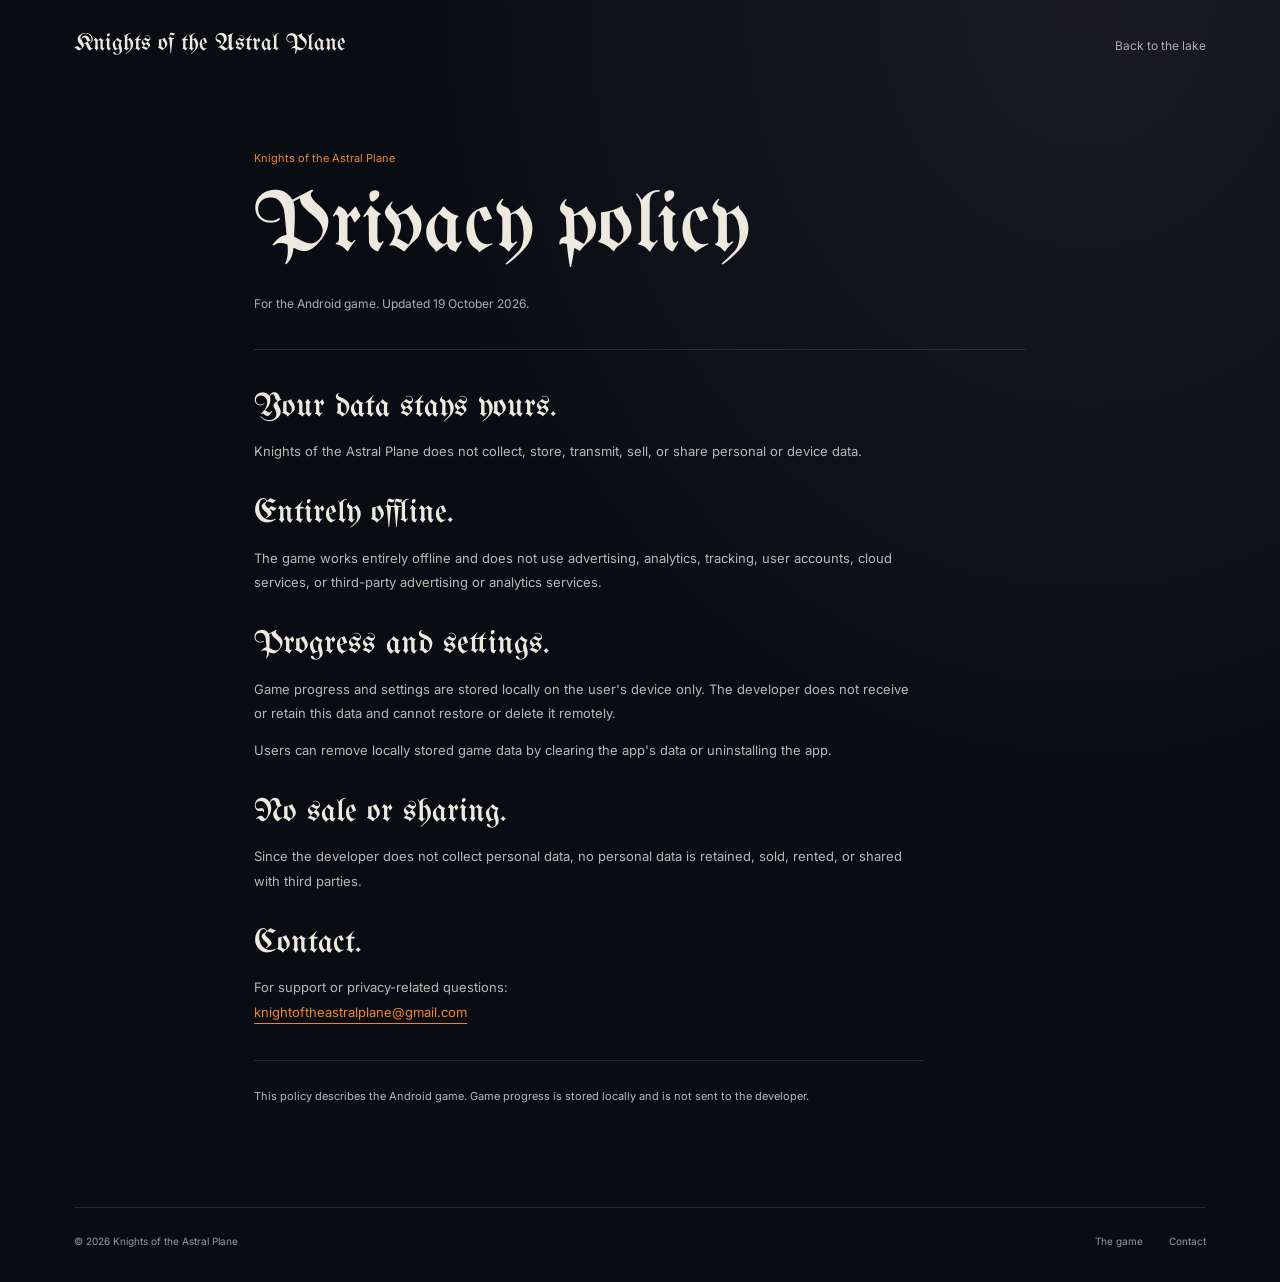
<file: privacy.html>
<!doctype html>
<html lang="en">
<head>
  <meta charset="utf-8">
  <meta name="viewport" content="width=device-width, initial-scale=1">
  <meta name="theme-color" content="#090d13">
  <title>Privacy policy — Knights of the Astral Plane</title>
  <meta name="description" content="Privacy policy for the Knights of the Astral Plane Android game. No personal or device data collection. Progress stays on your device.">
  <link rel="canonical" href="https://knight-of-the-astral-plane.github.io/Knights-of-the-Astral-Plane/privacy.html">
  <link rel="icon" href="assets/stone-icon.png" type="image/png" sizes="64x64">
  <link rel="apple-touch-icon" href="assets/stone-touch-icon.png">
  <link rel="preload" href="assets/UnifrakturMaguntia-Regular.ttf" as="font" type="font/ttf" crossorigin>
  <link rel="stylesheet" href="styles.css?v=night2">
</head>
<body class="policy-page">
  <a class="skip-link" href="#main">Skip to content</a>
  <header class="policy-header page-width"><a href="./">Knights of the Astral Plane</a><nav aria-label="Main navigation"><a href="./">Back to the lake</a></nav></header>
  <main class="policy-main page-width" id="main">
    <div class="policy-heading"><p class="policy-label">Knights of the Astral Plane</p><h1>Privacy policy</h1><p>For the Android game. Updated 19 October 2026.</p></div>
    <div class="policy-content">
      <section aria-labelledby="data-title"><h2 id="data-title">Your data stays yours.</h2><p>Knights of the Astral Plane does not collect, store, transmit, sell, or share personal or device data.</p></section>
      <section aria-labelledby="offline-title"><h2 id="offline-title">Entirely offline.</h2><p>The game works entirely offline and does not use advertising, analytics, tracking, user accounts, cloud services, or third-party advertising or analytics services.</p></section>
      <section aria-labelledby="local-title"><h2 id="local-title">Progress and settings.</h2><p>Game progress and settings are stored locally on the user's device only. The developer does not receive or retain this data and cannot restore or delete it remotely.</p><p>Users can remove locally stored game data by clearing the app's data or uninstalling the app.</p></section>
      <section aria-labelledby="sharing-title"><h2 id="sharing-title">No sale or sharing.</h2><p>Since the developer does not collect personal data, no personal data is retained, sold, rented, or shared with third parties.</p></section>
      <section aria-labelledby="contact-title"><h2 id="contact-title">Contact.</h2><p>For support or privacy-related questions:<br><a href="mailto:knightoftheastralplane@gmail.com">knightoftheastralplane@gmail.com</a></p></section>
      <p class="policy-note">This policy describes the Android game. Game progress is stored locally and is not sent to the developer.</p>
    </div>
  </main>
  <footer class="site-footer page-width"><span>© 2026 Knights of the Astral Plane</span><div><a href="./">The game</a><a href="mailto:knightoftheastralplane@gmail.com">Contact</a></div></footer>
</body>
</html>
</file>
<file: styles.css>
@font-face{font-family:Inter;src:url("assets/inter-latin-variable.woff2") format("woff2");font-style:normal;font-weight:100 900;font-display:swap}
@font-face{font-family:Astral;src:url("assets/UnifrakturMaguntia-Regular.ttf") format("truetype");font-style:normal;font-weight:400;font-display:swap}
:root{--night:#090d13;--ink:#eee9df;--muted:#b0ada9;--orange:#ed842f;--line:#b9b4a329;--gutter:clamp(22px,5.8vw,90px);color-scheme:dark}
*,*::before,*::after{box-sizing:border-box}
html{scroll-behavior:smooth;scroll-padding-top:35px;background:var(--night)}
body{margin:0;background:var(--night);color:var(--ink);font:400 15px/1.8 Inter,Arial,sans-serif;-webkit-font-smoothing:antialiased}
body.dialog-open{overflow:hidden}
::selection{background:var(--orange);color:var(--night)}
a{color:inherit;text-decoration:none;text-underline-offset:6px}a:hover{color:var(--orange)}
button,a{-webkit-tap-highlight-color:transparent}button,video{font:inherit}button{cursor:pointer}
button:focus-visible,a:focus-visible,video:focus-visible{outline:2px solid var(--orange);outline-offset:7px}
img{display:block;max-width:100%;height:auto}figure,p,h1,h2,h3{margin:0}
h1,h2{font-family:Astral,Georgia,serif;font-weight:400;letter-spacing:0}
.page-width{width:min(100%,1440px);margin-inline:auto;padding-inline:var(--gutter)}
.visually-hidden{position:absolute;width:1px;height:1px;padding:0;margin:-1px;overflow:hidden;clip:rect(0,0,0,0);white-space:nowrap;border:0}
.skip-link{position:fixed;top:15px;left:20px;z-index:20;padding:10px 18px;background:var(--night);color:var(--orange);transform:translateY(-170%)}.skip-link:focus{transform:translateY(0)}
.site-header{position:absolute;z-index:5;top:0;right:0;padding:27px var(--gutter)}
.site-header a{display:inline-block;padding:8px 0;font-size:12px;color:#d3d0cc;text-shadow:0 1px 6px #000}.site-header a:hover{color:var(--orange)}
.hero{height:100svh;min-height:750px;max-height:1050px;position:relative;overflow:hidden;isolation:isolate;background:#0a0e16}
.hero-world{position:absolute;inset:0 0 0 34%;z-index:-3}.hero-world img{width:100%;height:100%;object-fit:cover;object-position:50% 44%}
.hero-shade{position:absolute;inset:0;z-index:-2;background:linear-gradient(90deg,#090d13 2%,#090d13f0 18%,#090d13a6 37%,#090d1326 65%,#090d1314),linear-gradient(0deg,#090d13 0%,#090d1399 8%,transparent 35%,#090d131a 76%,#090d1366)}
.hero-copy{width:57%;max-width:850px;padding:0 25px 50px var(--gutter);height:100%;display:flex;align-items:center;flex-direction:column;justify-content:center;text-align:center}
.release-note{font-size:10px;color:#b8b5b1;letter-spacing:.09em;margin-bottom:35px}
.hero h1{width:100%;line-height:.92;text-shadow:0 4px 30px #0009}.hero h1 span{display:block}
.title-knights{font-size:clamp(100px,11.4vw,173px)}.title-of{font-size:clamp(26px,2.9vw,43px);line-height:1.2;margin-block:3px}.title-plane{font-size:clamp(64px,7.3vw,112px);white-space:nowrap}
.hero-whisper{margin-top:37px;color:#bcb8b3;font-size:14px;line-height:1.9;text-shadow:0 2px 10px #000}.hero-whisper span{color:var(--orange)}
.scroll-cue{position:absolute;left:var(--gutter);bottom:36px;display:flex;align-items:center;gap:24px;font-size:10px;letter-spacing:.06em;color:#c3b9b0;padding-block:12px}.scroll-cue>span:last-child{color:var(--orange);font-size:25px;line-height:1}
.game-section{position:relative;padding-top:65px;padding-bottom:150px;background:radial-gradient(ellipse at 12% 65%,#4f382410,transparent 65%)}
.game-intro{display:flex;align-items:center;justify-content:space-between;gap:65px;max-width:1070px;margin:0 auto 60px}.game-intro h2{font-size:clamp(54px,5.6vw,81px);line-height:1.05;flex-shrink:0}.game-intro h2 span{color:var(--orange)}.game-intro p{font-size:14px;line-height:1.95;color:var(--muted);max-width:370px}
.screenshot-grid{display:grid;grid-template-columns:repeat(4,minmax(0,1fr));gap:23px;align-items:start}.game-shot{min-width:0}
.shot-lake{margin-top:40px}.shot-stone{margin-top:105px}.shot-winter{margin-top:0}.shot-sunset{margin-top:75px}
.shot-button{display:block;position:relative;background:#11171b;overflow:hidden;box-shadow:0 25px 45px #0005}.shot-button img{width:100%;height:auto;transition:filter .3s;filter:saturate(.94)}.shot-button:hover img{filter:saturate(1.1)}
.game-shot figcaption{font-size:11px;color:#b7ada5;margin-top:16px;line-height:1.6}.shot-stone figcaption{color:var(--orange)}
.film-section{position:relative;overflow:hidden;isolation:isolate;padding:75px var(--gutter) 125px;background:#111114}
.film-landscape{position:absolute;inset:0;z-index:-2;background:linear-gradient(#090d13 0%,#090d1340 29%,#090d1370 71%,#090d13 100%),url("assets/astral-shore.webp") center 52%/cover no-repeat;opacity:.65}
.film-content{display:flex;flex-direction:column;align-items:center;text-align:center}.film-content h2{font-size:clamp(45px,4.7vw,66px);line-height:1.1;margin-bottom:42px;text-shadow:0 2px 15px #000a}
.video-frame{position:relative;width:min(100%,390px);box-shadow:0 15px 100px #0009}.video-frame video{display:block;width:100%;height:auto;max-height:calc(100svh - 100px);aspect-ratio:404/720;object-fit:contain;background:#080b0e}
.sound-button,.video-play{position:absolute;left:50%;transform:translateX(-50%);border:1px solid #ee995a8f;border-radius:3px;background:#0b0d11ee;color:var(--orange);padding:12px 19px;font-size:12px;line-height:1.5;min-height:44px;white-space:nowrap;box-shadow:0 3px 18px #0008}.sound-button{top:20px}.video-play{top:46%}.sound-button[hidden],.video-play[hidden]{display:none}.sound-button:hover,.video-play:hover{background:var(--orange);color:var(--night)}.sound-button span,.video-play span{margin-left:12px}
.closing{padding-top:50px;padding-bottom:100px;text-align:center}.closing h2{font-size:clamp(42px,4.5vw,61px);line-height:1.15}.closing p{font-size:12px;line-height:2;color:var(--muted);margin-top:24px}.coming-soon{display:inline-block;color:var(--orange);font-size:11px;letter-spacing:.025em;margin-top:22px}
.site-footer{display:flex;justify-content:space-between;align-items:center;gap:30px;font-size:10px;color:#9c9996;padding-block:25px 32px;position:relative}.site-footer::before{content:"";position:absolute;height:1px;top:0;left:var(--gutter);right:var(--gutter);background:var(--line)}.site-footer>div{display:flex;gap:26px}
.image-dialog{background:#0d1117;color:var(--ink);border:1px solid #66717c50;border-radius:2px;padding:52px 24px 23px;max-width:min(620px,calc(100vw - 28px));width:max-content;max-height:calc(100dvh - 28px);overflow:auto;box-shadow:0 20px 100px #0008}.image-dialog::backdrop{background:#05070ded;backdrop-filter:blur(7px)}.image-dialog figure{display:flex;align-items:center;flex-direction:column}.image-dialog img{height:min(73dvh,1050px);width:auto;max-width:100%;object-fit:contain}.image-dialog figcaption{font-size:11px;color:var(--muted);text-align:center;max-width:390px;margin-top:16px;line-height:1.7}
.dialog-close{position:absolute;right:18px;top:9px;display:flex;gap:10px;align-items:center;background:transparent;border:0;color:var(--ink);font-size:11px;min-height:36px;padding:3px 6px}.dialog-close span{font-size:26px;line-height:1}.dialog-close:hover{color:var(--orange)}
.policy-page{background:radial-gradient(ellipse at 85% 0%,#38304560,transparent 45%),var(--night)}.policy-header{display:flex;justify-content:space-between;align-items:center;padding-block:30px}.policy-header>a{font-family:Astral,Georgia,serif;font-size:24px;line-height:1.2;max-width:290px}.policy-header nav a{font-size:12px;color:var(--muted)}
.policy-main{max-width:920px;padding-top:60px;padding-bottom:100px}.policy-heading{border-bottom:1px solid var(--line);padding-bottom:34px;margin-bottom:38px}.policy-heading .policy-label{font-size:11px;color:var(--orange);margin-bottom:12px}.policy-heading h1{font-size:clamp(55px,7vw,86px);line-height:1.1}.policy-heading p:last-child{margin-top:18px;font-size:12px;color:var(--muted)}
.policy-content{max-width:670px}.policy-content section+section{margin-top:30px}.policy-content h2{font-size:33px;line-height:1.2;margin-bottom:12px}.policy-content p{color:#bcb7b2;font-size:13px;line-height:1.9}.policy-content p+p{margin-top:12px}.policy-content a{color:var(--orange);text-decoration:underline;overflow-wrap:anywhere}.policy-note{padding-top:25px;border-top:1px solid var(--line);margin-top:35px;font-size:11px!important}
@media(min-width:1500px){.hero-copy{padding-left:max(var(--gutter),calc((100vw - 1440px)/2 + 45px));max-width:none;width:56%}}
@media(max-width:1050px){.hero{min-height:720px}.hero-copy{width:61%;padding-right:20px}.hero-world{left:27%}.hero-shade{background:linear-gradient(90deg,#090d13ed 1%,#090d13c4 30%,#090d134a 65%,#090d131a),linear-gradient(0deg,#090d13,transparent 30%,#090d1330)}.title-knights{font-size:clamp(95px,12vw,130px)}.title-plane{font-size:clamp(65px,7.8vw,85px)}.game-intro{gap:40px}.game-intro p{font-size:13px;max-width:320px}.screenshot-grid{gap:16px}.game-shot figcaption{font-size:10px}.film-section{padding-block:65px 100px}}
@media(max-width:700px){.site-header{padding-top:16px}.site-header a{font-size:11px}.hero{height:100svh;min-height:780px;max-height:1000px}.hero-world{inset:0}.hero-world img{object-position:51% 56%}.hero-shade{background:linear-gradient(0deg,#090d13 0%,#090d130d 35%,#090d1322 57%,#090d13b0 100%),linear-gradient(90deg,#090d1340,transparent 65%,#090d1320)}.hero-copy{width:100%;padding:95px 22px 0;justify-content:flex-start;max-width:none}.release-note{font-size:9px;letter-spacing:.07em;margin-bottom:22px;color:#cac3bb}.title-knights{font-size:clamp(83px,24vw,145px)}.title-of{font-size:30px;line-height:1;margin-block:1px}.title-plane{font-size:clamp(49px,15.2vw,92px)}.hero-whisper{font-size:12px;margin-top:25px;line-height:1.8;color:#e1d6cb}.scroll-cue{bottom:22px;font-size:9px;gap:18px}.game-section{padding-top:45px;padding-bottom:85px}.game-intro{display:block;margin-bottom:37px}.game-intro h2{font-size:57px;line-height:1.02}.game-intro p{font-size:13px;max-width:440px;margin-top:24px;line-height:1.9}.screenshot-grid{grid-template-columns:repeat(2,minmax(0,1fr));gap:30px 17px}.shot-lake{margin-top:0}.shot-stone{margin-top:52px}.shot-winter{margin-top:-45px}.shot-sunset{margin-top:15px}.game-shot figcaption{font-size:10px;margin-top:12px}.film-section{padding-top:45px;padding-bottom:80px}.film-content h2{font-size:49px;margin-bottom:32px}.video-frame{width:min(100%,350px)}.video-frame video{max-height:calc(100svh - 90px)}.closing{padding-block:30px 75px}.closing h2{font-size:clamp(35px,10vw,55px)}.closing p{font-size:11px;margin-top:21px}.site-footer{font-size:9px;flex-wrap:wrap;gap:15px;padding-block:22px 28px}.site-footer>span{width:100%}.site-footer>div{gap:24px}.policy-header{padding-block:25px;gap:25px}.policy-header>a{font-size:21px;max-width:200px}.policy-header nav a{font-size:11px}.policy-main{padding-top:40px;padding-bottom:65px}.policy-heading h1{font-size:57px}.policy-content h2{font-size:30px}.policy-content p{font-size:12px}.image-dialog{padding-inline:15px}.image-dialog img{height:auto;max-height:72dvh}.image-dialog figcaption{font-size:10px}}
@media(max-width:360px){.title-knights{font-size:83px}.title-plane{font-size:49px}.hero-copy{padding-top:110px}.hero{min-height:760px}.game-intro h2{font-size:49px}.screenshot-grid{gap:30px 12px}.game-shot figcaption{font-size:9px}.film-content h2{font-size:43px}.closing h2{font-size:35px}}
@media(prefers-reduced-motion:reduce){html{scroll-behavior:auto}*,*::before,*::after{animation:none!important;transition:none!important}}

.beta-access{margin-top:23px}.beta-link{display:inline-flex;align-items:center;gap:16px;min-height:44px;padding:9px 0;border-bottom:1px solid var(--orange);color:var(--orange);font-size:14px;font-weight:550}.beta-link:hover{color:var(--ink);border-color:var(--ink)}.closing .beta-note{max-width:430px;margin:15px auto 0;font-size:11px;line-height:1.8;color:var(--muted)}.beta-note a{color:var(--orange);text-decoration:underline}
</file>
